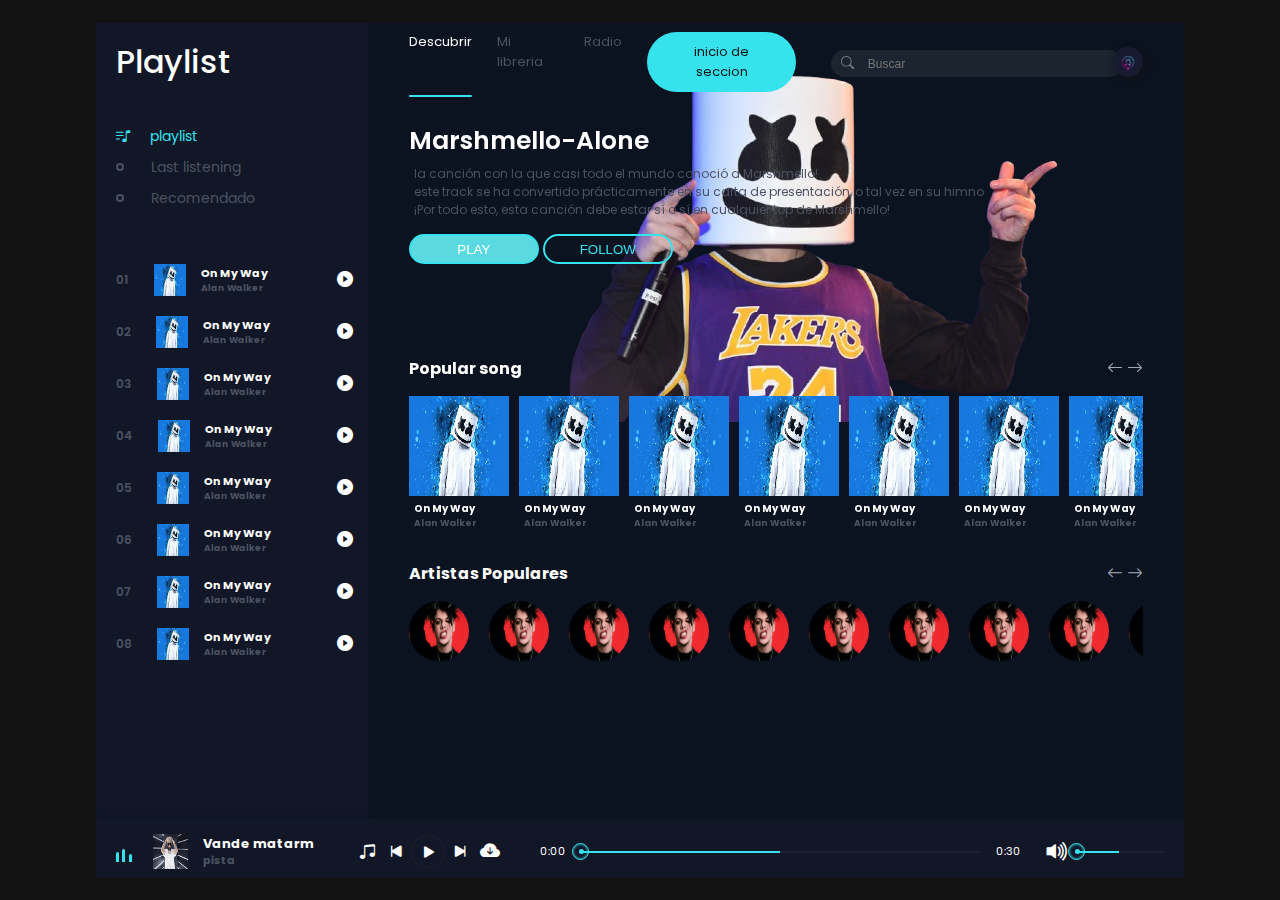
<file: Proyecto1 - copia/index.html>
<!DOCTYPE html>
<html lang="en">
<head>
    <meta charset="UTF-8">
    <meta name="viewport" content="width=device-width, initial-scale=1.0">
    <link rel="preconnect" href="https://fonts.googleapis.com">
    <link rel="preconnect" href="https://fonts.gstatic.com" crossorigin>
    <link href="https://fonts.googleapis.com/css2?family=Poppins:ital,wght@0,100;0,200;0,300;0,400;0,500;0,600;0,700;0,800;0,900;1,100;1,200;1,300;1,400;1,500;1,600;1,700;1,800;1,900&display=swap" rel="stylesheet">
    <link rel="stylesheet" href="https://cdn.jsdelivr.net/npm/bootstrap-icons@1.11.3/font/bootstrap-icons.min.css">
    <link rel="stylesheet" href="estilo.css">
    <title>Music</title>
</head>
<body>
    <header>
        <div class="menu-side"> 
            <h1>Playlist</h1>
            <div class="playlist">
                <h4 class="active"><span></span><i class="bi bi-music-note-list"></i>playlist</h4>
                <h4><span></span><i class="bi bi-music-note-list"></i>Last listening</h4>
                <h4><span></span><i class="bi bi-music-note-list"></i>Recomendado</h4>
            </div>
            <div class="menu-song">
                <li class="songItem">
                    <span>01</span>
                    <img src="img/marshemellow.jpg" alt="">
                    <h5>On My Way <br> 
                        <div class="subtitle">Alan Walker</div>
                    </h5>
                    <i class="bi playlistPlay bi-play-circle-fill" id="1"></i>
                </li>
                <li class="songItem">
                    <span>02</span>
                    <img src="img/marshemellow.jpg" alt="">
                    <h5>On My Way <br> 
                        <div class="subtitle">Alan Walker</div>
                    </h5>
                    <i class="bi playlistPlay bi-play-circle-fill" id="2"></i>
                </li>
                <li class="songItem">
                    <span>03</span>
                    <img src="img/marshemellow.jpg" alt="">
                    <h5>On My Way <br> 
                        <div class="subtitle">Alan Walker</div>
                    </h5>
                    <i class="bi playlistPlay bi-play-circle-fill" id="3"></i>
                </li>
                <li class="songItem">
                    <span>04</span>
                    <img src="img/marshemellow.jpg" alt="">
                    <h5>On My Way <br> 
                        <div class="subtitle">Alan Walker</div>
                    </h5>
                    <i class="bi playlistPlay bi-play-circle-fill" id="4"></i>
                </li>
                <li class="songItem">
                    <span>05</span>
                    <img src="img/marshemellow.jpg" alt="">
                    <h5>On My Way <br> 
                        <div class="subtitle">Alan Walker</div>
                    </h5>
                    <i class="bi playlistPlay bi-play-circle-fill" id="5"></i>
                </li>
                <li class="songItem">
                    <span>06</span>
                    <img src="img/marshemellow.jpg" alt="">
                    <h5>On My Way <br> 
                        <div class="subtitle">Alan Walker</div>
                    </h5>
                    <i class="bi playlistPlay bi-play-circle-fill" id="6"></i>
                </li>
                <li class="songItem">
                    <span>07</span>
                    <img src="img/marshemellow.jpg" alt="">
                    <h5>On My Way <br> 
                        <div class="subtitle">Alan Walker</div>
                    </h5>
                    <i class="bi playlistPlay bi-play-circle-fill" id="7"></i>
                </li>
                <li class="songItem">
                    <span>08</span>
                    <img src="img/marshemellow.jpg" alt="">
                    <h5>On My Way <br> 
                        <div class="subtitle">Alan Walker</div>
                    </h5>
                    <i class="bi playlistPlay bi-play-circle-fill" id="8"></i>
                </li>
                <li class="songItem">
                    <span>09</span>
                    <img src="img/marshemellow.jpg" alt="">
                    <h5>On My Way <br> 
                        <div class="subtitle">Alan Walker</div>
                    </h5>
                    <i class="bi playlistPlay bi-play-circle-fill" id="9"></i>
                </li>
                <li class="songItem">
                    <span>10</span>
                    <img src="img/marshemellow.jpg" alt="">
                    <h5>On My Way <br> 
                        <div class="subtitle">Alan Walker</div>
                    </h5>
                    <i class="bi playlistPlay bi-play-circle-fill" id="10"></i>
                </li>
                <li class="songItem">
                    <span>11</span>
                    <img src="img/marshemellow.jpg" alt="">
                    <h5>On My Way <br> 
                        <div class="subtitle">Alan Walker</div>
                    </h5>
                    <i class="bi playlistPlay bi-play-circle-fill" id="11"></i>
                </li>
                <li class="songItem">
                    <span>12</span>
                    <img src="img/marshemellow.jpg" alt="">
                    <h5>On My Way <br> 
                        <div class="subtitle">Alan Walker</div>
                    </h5>
                    <i class="bi playlistPlay bi-play-circle-fill" id="12"></i>
                </li>
                <li class="songItem">
                    <span>13</span>
                    <img src="img/yungblud.jpg" alt="">
                    <h5>On My Way <br> 
                        <div class="subtitle">Alan Walker</div>
                    </h5>
                    <i class="bi playlistPlay bi-play-circle-fill" id="13"></i>
                </li>
                <li class="songItem">
                    <span>14</span>
                    <img src="img/marshemellow.jpg" alt="">
                    <h5>On My Way <br> 
                        <div class="subtitle">Alan Walker</div>
                    </h5>
                    <i class="bi playlistPlay bi-play-circle-fill" id="14"></i>
                </li>
            </div>
        </div>


        <div class="song-side">
            <nav>
                <ul>
                    <li>Descubrir <span></span></li>
                    <li>Mi libreria</li>
                    <li>Radio</li>
                    <li><a href="Registro 3/Assets/login.html" class="btn">inicio de seccion</a></li>
                </ul>
                <div class="search">
                    <i class="bi bi-search"></i>
                    <input type="text" placeholder="Buscar">
                </div>
                <div class="user">
                    <img src="img/logo2remeke.png" alt="">
                </div>
            </nav>
            <div class="content">
                <h1>Marshmello-Alone</h1>
                <p> la canción con la que casi todo el mundo conoció a Marshmello! <br>este track se ha convertido prácticamente en su carta de presentación, o tal vez en su himno <br>¡Por todo esto, esta canción debe estar sí o sí en cualquier top de Marshmello!</p>
                <div class="buttons">
                    <button>PLAY</button>
                    <button>FOLLOW</button>
                </div>
            </div>
            <div class="popular-song">
                <div class="h4">
                    <h4>Popular song</h4>
                    <div class="btn-s">
                    <i class="bi bi-arrow-left" id="pop-song-left"></i>
                    <i class="bi bi-arrow-right" id="pop-song-right"></i>
                    </div>
                </div>
                <div class="pop-song">
                    <li class="songItem">
                        <div class="img-play">
                            <img src="img/marshemellow.jpg" alt="">
                            <i class="bi playlistPlay bi-play-circle-fill" id="1"></i>
                        </div>
                        <h5>On My Way <br> 
                            <div class="subtitle">Alan Walker</div>
                        </h5>
                        
                    </li>
                    <li class="songItem">
                        <div class="img-play">
                            <img src="img/marshemellow.jpg" alt="">
                            <i class="bi playlistPlay bi-play-circle-fill" id="2"></i>
                        </div>
                        <h5>On My Way <br> 
                            <div class="subtitle">Alan Walker</div>
                        </h5>
                        
                    </li>
                    <li class="songItem">
                        <div class="img-play">
                            <img src="img/marshemellow.jpg" alt="">
                            <i class="bi playlistPlay bi-play-circle-fill" id="3"></i>
                        </div>
                        <h5>On My Way <br> 
                            <div class="subtitle">Alan Walker</div>
                        </h5>
                        
                    </li>
                    <li class="songItem">
                        <div class="img-play">
                            <img src="img/marshemellow.jpg" alt="">
                            <i class="bi playlistPlay bi-play-circle-fill" id="4"></i>
                        </div>
                        <h5>On My Way <br> 
                            <div class="subtitle">Alan Walker</div>
                        </h5>
                        
                    </li>
                    <li class="songItem">
                        <div class="img-play">
                            <img src="img/marshemellow.jpg" alt="">
                            <i class="bi playlistPlay bi-play-circle-fill" id="5"></i>
                        </div>
                        <h5>On My Way <br> 
                            <div class="subtitle">Alan Walker</div>
                        </h5>
                        
                    </li>
                    <li class="songItem">
                        <div class="img-play">
                            <img src="img/marshemellow.jpg" alt="">
                            <i class="bi playlistPlay bi-play-circle-fill" id="6"></i>
                        </div>
                        <h5>On My Way <br> 
                            <div class="subtitle">Alan Walker</div>
                        </h5>
                        
                    </li>
                    <li class="songItem">
                        <div class="img-play">
                            <img src="img/marshemellow.jpg" alt="">
                            <i class="bi playlistPlay bi-play-circle-fill" id="7"></i>
                        </div>
                        <h5>On My Way <br> 
                            <div class="subtitle">Alan Walker</div>
                        </h5>
                        
                    </li>
                    <li class="songItem">
                        <div class="img-play">
                            <img src="img/marshemellow.jpg" alt="">
                            <i class="bi playlistPlay bi-play-circle-fill" id="8"></i>
                        </div>
                        <h5>On My Way <br> 
                            <div class="subtitle">Alan Walker</div>
                        </h5>
                        
                    </li>
                    <li class="songItem">
                        <div class="img-play">
                            <img src="img/yungblud.jpg" alt="">
                            <i class="bi playlistPlay bi-play-circle-fill" id="9"></i>
                        </div>
                        <h5>On My Way <br> 
                            <div class="subtitle">Alan Walker</div>
                        </h5>
                        
                    </li>
                    <li class="songItem">
                        <div class="img-play">
                            <img src="img/yungblud.jpg" alt="">
                            <i class="bi playlistPlay bi-play-circle-fill" id="10"></i>
                        </div>
                        <h5>On My Way <br> 
                            <div class="subtitle">Alan Walker</div>
                        </h5>
                        
                    </li>
                    <li class="songItem">
                        <div class="img-play">
                            <img src="img/Arcangel.jpg" alt="">
                            <i class="bi playlistPlay bi-play-circle-fill" id="11"></i>
                        </div>
                        <h5>On My Way <br> 
                            <div class="subtitle">Alan Walker</div>
                        </h5>
                        
                    </li>
                    <li class="songItem">
                        <div class="img-play">
                            <img src="img/Arcangel.jpg" alt="">
                            <i class="bi playlistPlay bi-play-circle-fill" id="12"></i>
                        </div>
                        <h5>On My Way <br> 
                            <div class="subtitle">Alan Walker</div>
                        </h5>
                    </li>    
                    <li class="songItem">
                        <div class="img-play">
                            <img src="img/Arcangel.jpg" alt="">
                            <i class="bi playlistPlay bi-play-circle-fill" id="13"></i>
                        </div>
                        <h5>On My Way <br> 
                            <div class="subtitle">Alan Walker</div>
                        </h5>
                    </li>   
                </div>
            </div>
            <div class="popular-artists">
                    <div class="h4">
                        <h4>Artistas Populares</h4>
                        <div class="btn-s">
                        <i class="bi bi-arrow-left" id="pop-art-left"></i>
                        <i class="bi bi-arrow-right"id="pop-art-right"></i>
                        </div>
                    </div>
                    <div class="item Artist-bx">
                        <li>
                            <img src="img/yungblud.jpg" alt="">
                        </li>
                        <li>
                            <img src="img/yungblud.jpg" alt="">
                        </li>
                        <li>
                            <img src="img/yungblud.jpg" alt="">
                        </li>
                        <li>
                            <img src="img/yungblud.jpg" alt="">
                        </li>
                        <li>
                            <img src="img/yungblud.jpg" alt="">
                        </li>
                        <li>
                            <img src="img/yungblud.jpg" alt="">
                        </li>
                        <li>
                            <img src="img/yungblud.jpg" alt="">
                        </li>
                        <li>
                            <img src="img/yungblud.jpg" alt="">
                        </li>
                        <li>
                            <img src="img/yungblud.jpg" alt="">
                        </li>
                        <li>
                            <img src="img/yungblud.jpg" alt="">
                        </li>
                        <li>
                            <img src="img/yungblud.jpg" alt="">
                        </li>
                        <li>
                            <img src="img/yungblud.jpg" alt="">
                        </li>
                        <li>
                            <img src="img/yungblud.jpg" alt="">
                        </li>
                        <li>
                            <img src="img/yungblud.jpg" alt="">
                        </li>
                        <li>
                            <img src="img/yungblud.jpg" alt="">
                        </li>
                        <li>
                            <img src="img/yungblud.jpg" alt="">
                        </li>
                        <li>
                            <img src="img/yungblud.jpg" alt="">
                        </li>
                        <li>
                            <img src="img/yungblud.jpg" alt="">
                        </li>
                        <li>
                            <img src="img/yungblud.jpg" alt="">
                        </li>
                    </div>
            </div>
        </div>



        <div class="master-play">
            <div class="wave" id="wave">
                <div class="wavel"></div>
                <div class="wavel"></div>
                <div class="wavel"></div>
            </div>
            <img src="img/Arcangel.jpg" alt="" id="poster-master-play">
            <h5 class="title">
                Vande matarm
                <div class="subtitle">pista</div>
            </h5>
            <div class="icon">
                <i class="bi shuffle bi-music-note-beamed">next</i>
                <i class="bi bi-skip-start-fill"></i>
                <i class="bi bi-play-fill"  id="masterPlay"></i>
                <i class="bi bi-skip-end-fill"></i>
                <i class="bi bi-cloud-arrow-down-fill" id="download-music"></i>
            </div>
            <span id="currentStrat">0:00</span>
            <div class="bar">
                <input type="range" id="seek" min="0" max="100">
                <div class="bar2" id="bar2"></div>
                <div class="dot"></div>
            </div>
            <span id="currentEnd">0:30</span>
            <div class="vol">
                <i class="bi bi-volume-up-fill" id="vol-icon"></i>
                <input type="range" min="0" max="100" id="vol">
                <div class="vol-bar"></div>
                <div class="dot" id="vol-dot"></div>
            </div>
        </div>
    </header>
    <script src="app.js"></script>
</body>
</html>
</file>
<file: Proyecto1 - copia/estilo.css>
*{
    padding: 0;
    margin: 0;
    box-sizing: border-box;
}

body{
    font-family: 'Poppins',sans-serif;
    width: 100%;
    height: 100vh;
    background: #121213;
    display: grid;
    place-items: center;
}

header{
    position: relative;
    width: 85%;
    height: 95%;
    /*border: 1px solid #fff;*/
    display: flex;
    flex-wrap: wrap;
    overflow: hidden;
}

header .menu-side , .song-side{
    width: 25%;
    height: 93%;
    /*border: 1px solid #fff;*/
    background: #111727;
    box-shadow: 5px 0px 2px #090f1f;
    color: #fff;
}

header .song-side{
    width: 75%;
    background: #0b1320;
}

header .master-play{
    width: 100%;
    height: 8%;
    /*border: 1px solid #fff;*/
    background: #111727;
    box-shadow: 0px 3px 8px #090f1f;
}

header .menu-side h1{
    font: size 20px;
    margin: 15px 0px 0px 20px;
    font-weight: 500;
}

header .menu-side .playlist{
    margin: 40px 0px 0px 20px;
}

header .menu-side .playlist h4{
    font-size:  14px;
    font-weight: 400;
    padding-bottom: 10px;
    color: #4c5262;
    cursor: pointer;
    display: flex;
    align-items: center;
    transition: .3s linear;
}

header .menu-side .playlist h4:hover{
    color: #fff;
}

header .menu-side .playlist h4 span{
    position: relative;
    margin-right: 35px;
}

header .menu-side .playlist h4 span::before{
    content: '';
    position: absolute;
    width: 4px;
    height: 4px;
    border: 2px solid #4c5262;
    border-radius: 50%;
    top: -4px;
    transition: .3s linear;
}

header .menu-side .playlist h4:hover span::before{
    border: 2px solid #fff;
}

header .menu-side .playlist h4 .bi{
    display: none;
}

header .menu-side .playlist .active{
    color: #36e2ec;
}

header .menu-side .playlist .active span{
    display: none;
}

header .menu-side .playlist .active .bi{
    display: flex;
    margin-right: 20px;
}

header .menu-side .menu-song{
    width: 100%;
    height: 420px;
    /*border: 1px solid #fff;*/
    margin-top: 40px; ;
    overflow: auto;
}

header .menu-side .menu-song::-webkit-scrollbar{
    display: none;
}


header .menu-side .menu-song li{
    list-style-type: none;
    position: relative;
    padding: 5px 0px 5px 20px;
    display: flex;
    align-items: center;
    margin-bottom: 10px;
    cursor: pointer;
    transition: .3s linear;
}

header .menu-side .menu-song li:hover{
    background: rgb(105, 105, 105, .1);
} 

header .menu-side .menu-song li span{
    font-size: 12px;
    font-weight: 600;
    color: #4c5262;
} 

header .menu-side .menu-song li img{
    width: 32px;
    height: 32px;
    margin-left: 25px;
} 

header .menu-side .menu-song li h5{
    font-size: 11px;
    margin-left: 15px;
    width: 170px;
    /*border: 1px solid #fff;*/
    overflow: hidden;
    text-overflow: ellipsis;
    white-space: nowrap;
} 

header .menu-side .menu-song li h5 .subtitle{
    font-size: 9px;
    color: #4c5262;
} 

header .menu-side .menu-song li .bi{
    position: absolute;
    right: 15px;
} 

header .master-play{
    display: flex;
    align-items: center;
    padding: 1px 20px;
}

header .master-play .wave{
    width: 30px;
    height: 30px;
    /*border: 1px solid #fff;*/
    padding-bottom: 5px;
    display: flex;
    align-items: flex-end;
    margin-right: 10px;
}

header .master-play .wave .wavel{
    width: 3px;
    height: 10px;
    background: #36e2ec;
    margin-right: 3px;
    border-radius: 10px 10px 0px 0px;
    animation: unset;
}

header .master-play .wave .wavel:nth-child(2){
    height: 13px;
    margin-right: 3.5px;
    animation-delay: .4s;
}

header .master-play .wave .wavel:nth-child(3){
    height: 8px;
    animation-delay: .8s;
}


/*javascript clases*/

header .master-play .activel .wavel{
    animation: wave .5s linear infinite;
}

header .master-play .activel .wavel:nth-child(2){
    animation-delay: .4s;
}

header .master-play .activel .wavel:nth-child(3){
    animation-delay: .8s;
}


@keyframes wave{
    0%{
        height: 10px;
    }
    50%{
        height: 15px;
    }
    100%{
        height: 10px;
    }
}

header .master-play img{
    width: 35px;
    height: 35px;
}

header .master-play h5{
    width: 130px;
    /*border: 1px solid #fff;*/
    margin-left: 15px;
    color: #fff;
    line-height: 17px;
    overflow: hidden;
    text-overflow: ellipsis;
    white-space: nowrap;
    font-size: 13px;
}

header .master-play h5 .subtitle{
    font-size: 11px;
    color: #4c5262;
    width: 100%;
    overflow: hidden;
    text-overflow: ellipsis;
    white-space: nowrap;
}

header .master-play .icon{
    font-size: 20px;
    color: #fff;
    margin: 0px 20px 0px 40px;
    outline: none;
    display: flex;
    align-items: center;
}

header .master-play .icon .bi{
    cursor: pointer;
    outline: none;
}

header .master-play .icon .shuffle{
    font-size: 17px;
    margin-right: 10px;
    width: 17.5px;
    overflow: hidden;
    display: flex;
    align-items: center;
}

header .master-play .icon #download-music{
    font-size: 20px;
    margin-left: 10px;
}

header .master-play .icon .bi:nth-child(3){
    border: 1px solid rgb(105, 105, 105, .1);
    border-radius: 50%;
    padding: 1px 5px 0px 7px;
    margin: 0px 5px;
}

header .master-play span{
    color: #fff;
    width: 32px;
    /*border: 1px solid #fff;*/
    font-size: 11px;
    font-weight: 400;
}

header .master-play #currentStrat{
    margin:0px 0px 0px 20px;
}

header .master-play .bar{
    position: relative;
    width: 43%;
    height: 2px;
    background: rgb(105, 105, 170, .1);
    margin: 0px 15px 0px 10px;
}

header .master-play .bar .bar2{
    position: absolute;
    background: #36e2ec;
    width: 50%;
    height: 100%;
    top: 0;
    transition: 1s linear;
}

header .master-play .bar .dot{
    position: absolute;
    width: 5px;
    height: 5px;
    background: #36e2ec;
    border-radius: 50%;
    left: 0%;
    top: -1.5px;
    transition: 1s linear;
}

header .master-play .bar .dot::before{
    content: '';
    position: absolute;
    width: 15px;
    height: 15px;
    border: 1px solid #36e2ec;
    border-radius: 50%;
    left: -7px;
    top: -6.5px;
    box-shadow: inset 0px 0px 3px #36e2ec;
}

header .master-play .bar input{
    position: absolute;
    width: 100%;
    top: -7px;
    left: 0;
    cursor: pointer;
    z-index: 99999999999999999999999999999999999999999;
    /*transition: 3s linear;*/
    opacity: 0;
}

header .master-play .vol{
    position: relative;
    width: 100px;
    height: 2px;
    background: rgb(105, 105, 170, .1);
    margin-left: 50px;
}

header .master-play .vol .bi{
    position: absolute;
    color: #fff;
    font-size: 25px;
    top: -17px;
    left: -30px;
}

header .master-play .vol input{
    position: absolute;
    width: 100%;
    top: -6px;
    left: 0;
    cursor: pointer;
    z-index: 99999999999999999999999999;
    opacity: 0;
}

header .master-play .vol .vol-bar{
    position: absolute;
    background: #36e2ec;
    width: 50%;
    height: 100%;
    top: 0;
    transition: 1s linear;
}
header .master-play .vol .dot{
    position: absolute;
    width: 5px;
    height: 5px;
    background: #36e2ec;
    border-radius: 50%;
    left: 0%;
    top: -1.5px;
    transition: 1s linear;
}
header .master-play .vol .dot::before{
    content: '';
    position: absolute;
    width: 15px;
    height: 15px;
    border: 1px solid #36e2ec;
    border-radius: 50%;
    left: -7px;
    top: -6.5px;
    box-shadow: inset 0px 0px 3px #36e2ec;
}
header .song-side{
    z-index: 2;
}
header .song-side::before{
    content: '';
    position: absolute;
    width: 100%;
    height: 399px;
    background: url('img/marshmello-removebg-preview.png');
    background-size: auto;
    background-position: 30% center;
    background-repeat: no-repeat;
    z-index: -1;
}

header .song-side nav{
    width: 90%;
    height: 10%;
    /*border: 1px solid #fff;*/
    margin: auto;
    display:flex;
    align-items: center;
    justify-content: space-between;
}

header .song-side nav ul{
    display: flex;
}

header .song-side nav ul li{
    list-style: none;
    position: relative;
    font-size: 13px;
    color: #4c5262;
    margin-right: 25px;
    cursor: pointer;
    transition: .3s linear;
}
header .song-side nav ul li .btn{
    display: inline-block;
    padding: 10px 20px;
    background-color: #36e2ec; 
    color: rgb(19, 17, 17);
    text-align: center;
    text-decoration: none;
    border-radius: 50px; 
    transition: background-color 0.3s ease;
    transition: .3s linear;
}
header .song-side nav ul li .btn :hover{
    background-color: transparent; 
    color: #36e2ec; 
    border: 2px solid #36e2ec;
}


header .song-side nav ul li:hover{
    color: #fff;
}

header .song-side nav ul li:nth-child(1){
    color: #fff;
}

header .song-side nav ul li span{
    position: absolute;
    width: 100%;
    height: 2.5px;
    background: #36e2ec;
    bottom: -5px;
    left: 0;
    border-radius: 20px;
}

header .song-side nav .search{
    position: relative;
    width: 40%;
    padding: 1px 10px;
    border-radius: 20px;
    /*border: 1px solid #fff;*/
    color: gray;
}

header .song-side nav .search::before{
    content: '';
    position: absolute;
    width: 100%;
    height: 100%;
    background: rgb(184, 184, 184, .1);
    border-radius: 20px;
    backdrop-filter: blur(5px);
    z-index: -1;
}

header .song-side nav .search .bi{
    font-size: 13px;
    padding: 3px 0px 0px 10px;
}

header .song-side nav .search input{
    background: none;
    border:none;
    outline: none;
    padding: 0px 10px;
    color: #fff;
    font-size: 12px;
}

header .song-side nav .user{
    position: relative;
    width: 30px;
    height: 30px;
    /*border: 1px solid #fff;*/
    border-radius: 50%;
}

header .song-side nav .user img{
    width: 100%;
    height: 100%;
    border-radius: 50%;
    box-shadow: 2px 2px 8px #121213;
}

header .song-side .content{
    width: 90%;
    height: 30%;
    /*border: 1px solid #fff;*/
    margin: auto;
    padding-top: 20px;
}

header .song-side .content h1{
    font-size: 25px;
    font-weight: 600;
}

header .song-side .content p{
    font-size: 12px;
    font-weight: 400;
    color: #4c5262;
    margin: 5px;
}

header .song-side .content .buttons{
    margin-top: 15px;
}

header .song-side .content .buttons button{
    width: 130px;
    height: 30px;
    border: 2px solid #36e2ec;
    border-radius: 20px;
    background: #5adae0;
    color: #fff;
    cursor: pointer;
    transition: .3s linear;
}

header .song-side .content .buttons button:hover{
    background: none;
    color: #36e2ec;
}

header .song-side .content .buttons button:nth-child(2){
    background: none;
    color: #36e2ec;
}

header .song-side .content .buttons button:nth-child(2):hover{
    background:  #36e2ec;
    color: #fffc;
}

header .song-side .popular-song{
    width: 90%;
    height: auto;
    margin: auto;
    margin-top: 15px;
    /*border: 1px solid #fff;*/
}

header .song-side .popular-song .h4{
    display: flex;
    align-items: center;
    justify-content: space-between;
}

header .song-side .popular-song .h4 .bi{
    color:#a4a8b4;
    cursor: pointer;
    transition: .3s linear;
}

header .song-side .popular-song .h4 .bi:hover{
    color: #fff;
}

header .song-side .popular-song .pop-song{
    width: 100%;
    height: 150px;
    margin-top: 15px;
    display: flex;
    /*border: 1px solid #fff;*/
    overflow: auto;
    scroll-behavior: smooth;
}

header .song-side .popular-song .pop-song::-webkit-scrollbar{
    display: none;
}


header .song-side .popular-song .pop-song li{
    min-width: 100px;
    height: 140px;
    list-style-type: none;
    margin-right: 10px;
    transition: .3s linear;
}

header .song-side .popular-song .pop-song li:hover{
    background: rgb(105, 105, 170, .1);
}

header .song-side .popular-song .pop-song li .img-play{
    position: relative;
    width: 100px;
    height: 100px;
    display: flex;
    align-items: center;
    justify-content: center;
}

header .song-side .popular-song .pop-song li .img-play img{
    width: 100%;
    height: 100%;
}

header .song-side .popular-song .pop-song li .img-play .bi{
    position: absolute;
    font-size: 20px;
    cursor: pointer;
    transition: .3s linear;
    opacity: 0;
}

header .song-side .popular-song .pop-song li:hover .img-play .bi{
    opacity: 1;
}

header .song-side .popular-song .pop-song li h5{
    padding: 5px 0px 0px 5px;
    line-height: 15px;
    font-size: 10px;
    width: 100px;
    overflow: hidden;
    white-space: nowrap;
    text-overflow: ellipsis;
}

header .song-side .popular-song .pop-song li h5 .subtitle{
    font-size: 9px;
    overflow: hidden;
    white-space: nowrap;
    text-overflow: ellipsis;
    color: #4c5262;
}

header .song-side .popular-artists{
    width: 90%;
    height: auto;
    /*border: 1px solid #fff;*/
    margin: auto;
    margin-top: 15px;
}

header .song-side .popular-artists .h4{
    display: flex;
    align-items: center;
    justify-content: space-between;
}

header .song-side .popular-artists .h4 .bi{
    color:#a4a8b4;
    cursor: pointer;
    transition: .3s linear;
}

header .song-side .popular-artists .h4 .bi:hover{
    color: #fff;
}

header .song-side .popular-artists .item{
    width: 100%;
    height: auto;
    margin-top: 15px;
    display: flex;
    /*border: 1px solid #fff;*/
    overflow: auto;
    scroll-behavior: smooth;
}

header .song-side .popular-artists .item::-webkit-scrollbar{
    display: none;
}

header .song-side .popular-artists .item li{
    list-style-type: none;
    position: relative;
    min-width: 60px;
    height: 60px;
    border-radius: 50%;
    margin-right: 20px;
    cursor: pointer;
}

header .song-side .popular-artists .item li img{
    width: 100%;
    height: 100%;
    border-radius: 50%;
}
</file>
